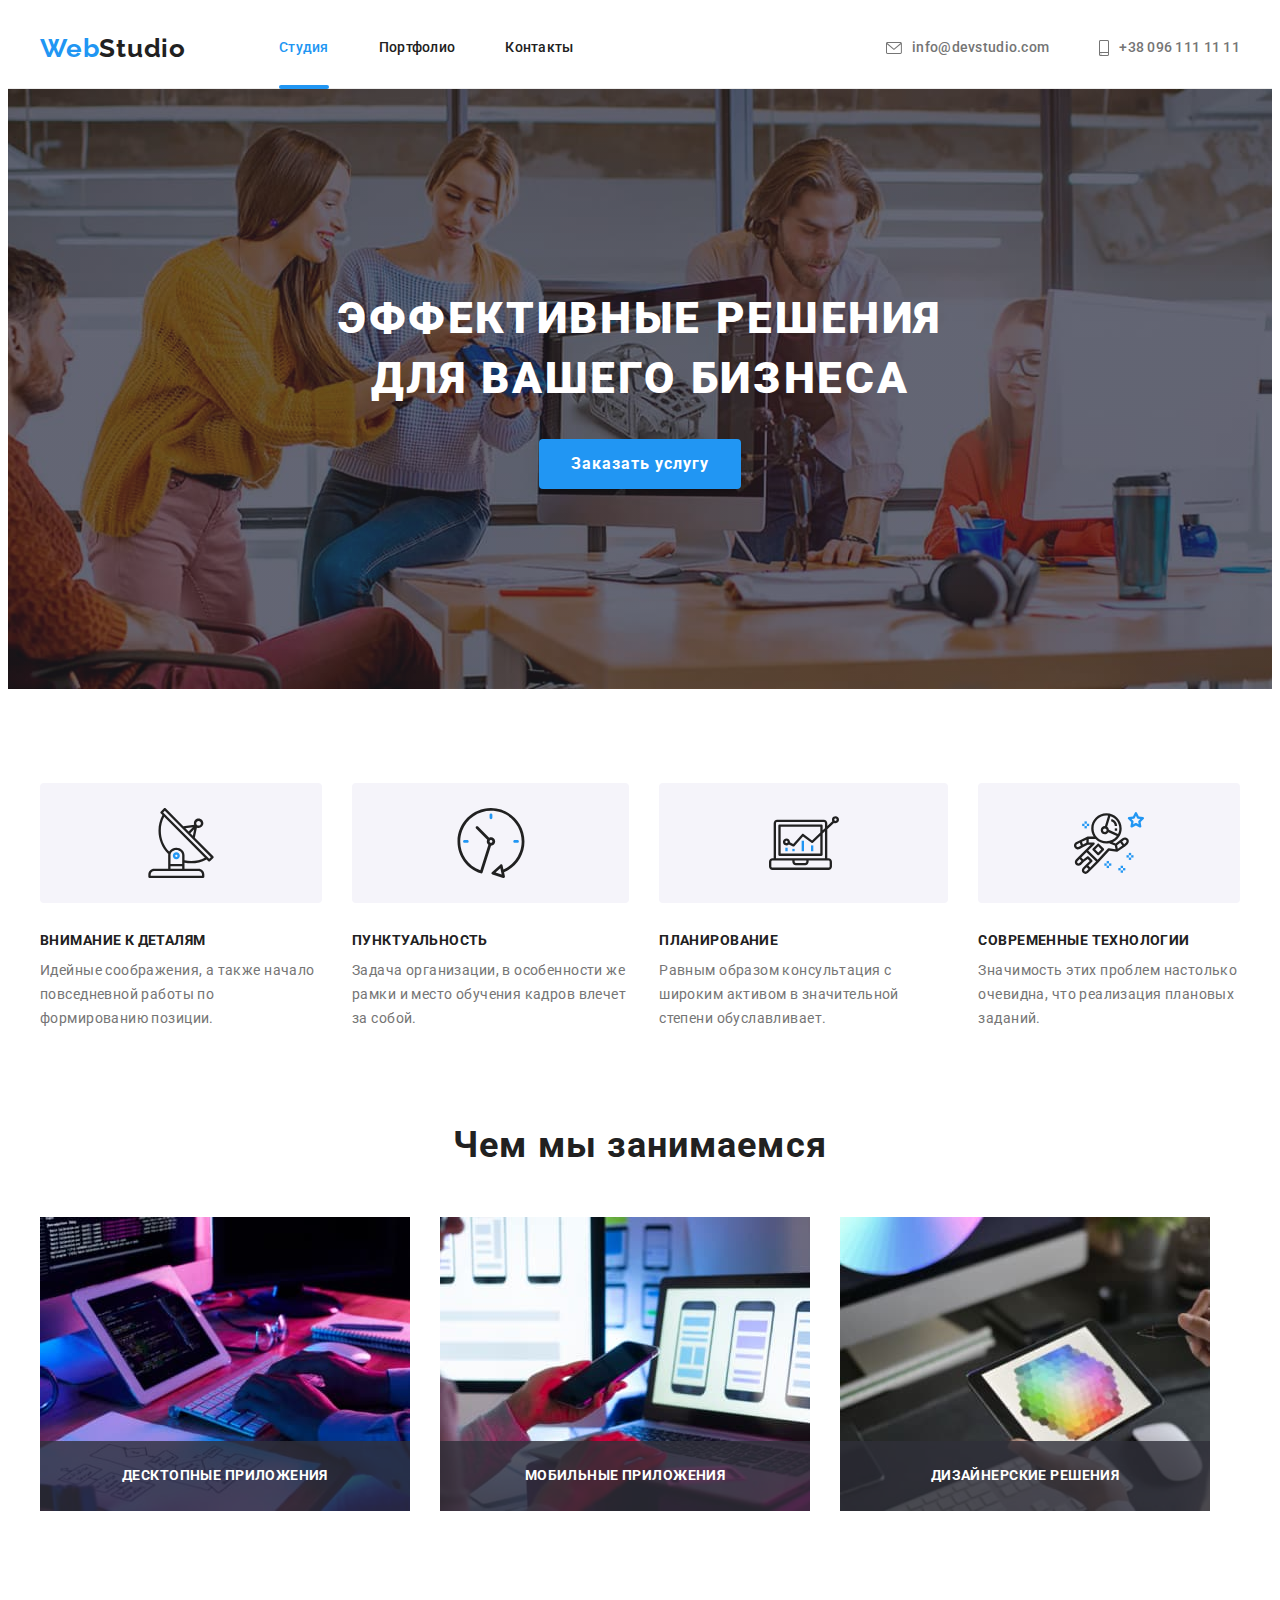
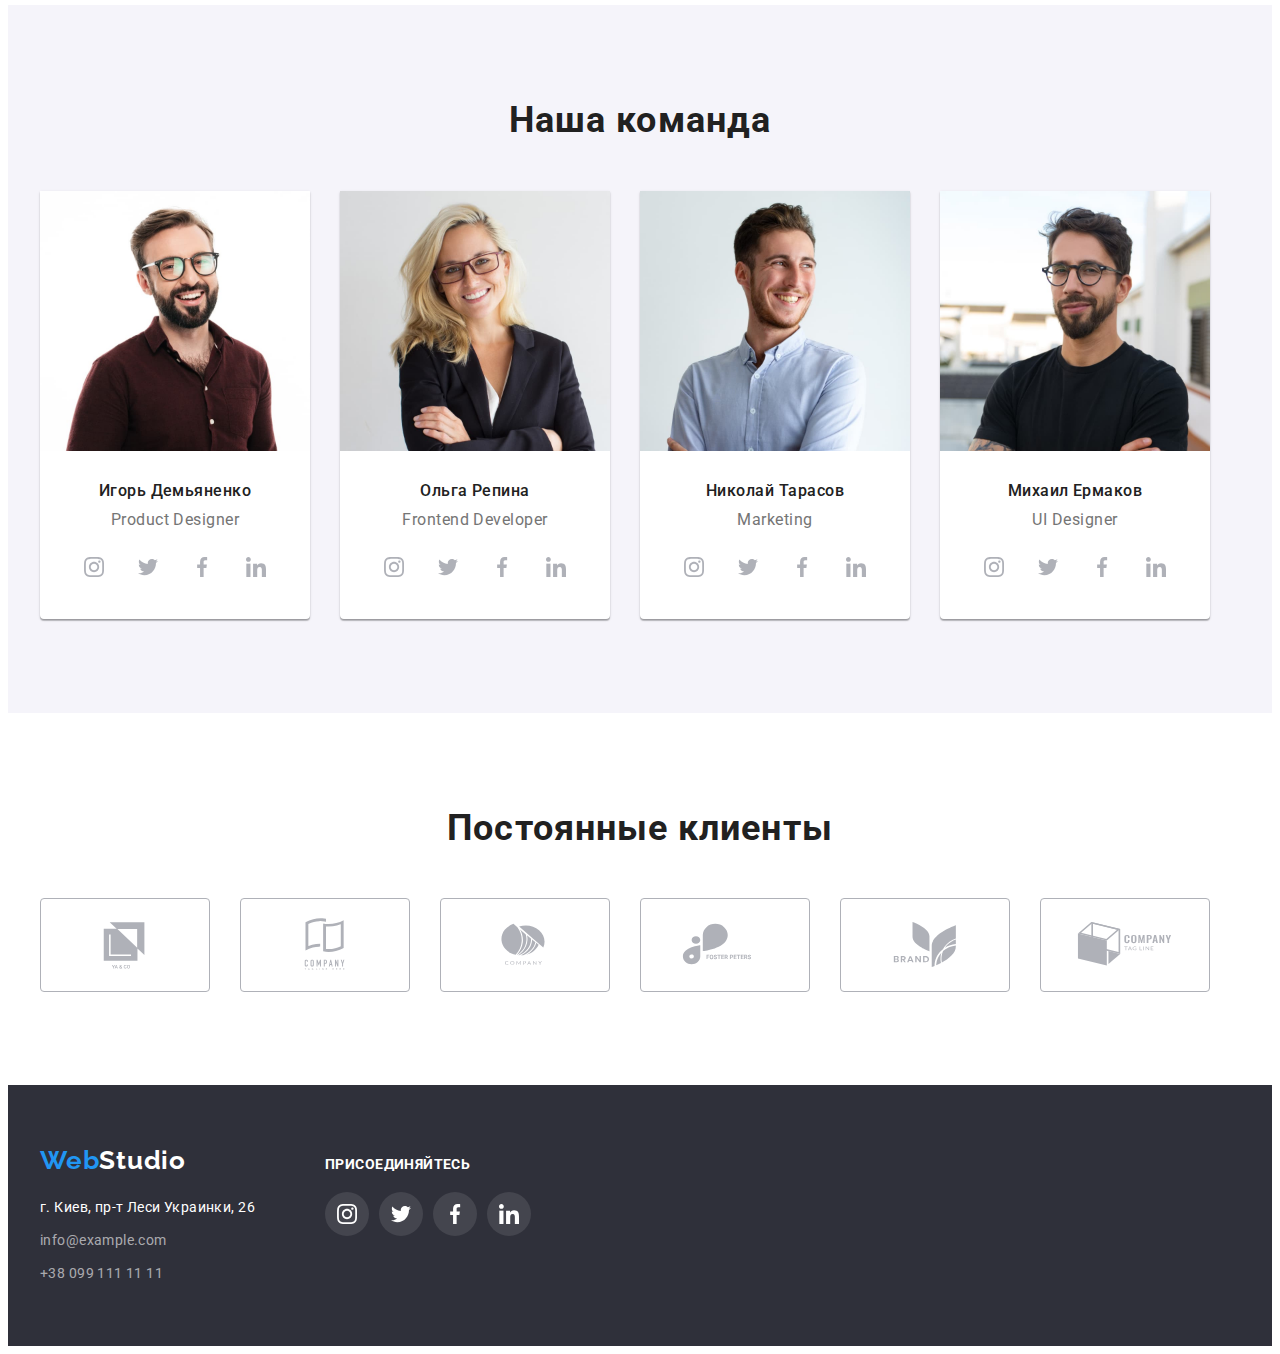
<file: index.html>
<!DOCTYPE html>
<html lang="ru">
 <head>
    <meta charset="UTF-8">
    <meta http-equiv="X-UA-Compatible" content="IE=edge">
    <meta name="viewport" content="width=device-width, initial-scale=1.0">
    <title>WebStudio</title>
    <link rel="preconnect" href="https://fonts.googleapis.com">
    <link rel="preconnect" href="https://fonts.gstatic.com" crossorigin>
    <link href="https://fonts.googleapis.com/css2?family=Raleway:wght@700&family=Roboto:wght@400;500;700;900&display=swap"
      rel="stylesheet">
    <link rel="stylesheet" href="https://cdnjs.cloudflare.com/ajax/libs/modern-normalize/1.1.0/modern-normalize.min.css" integrity="sha512-wpPYUAdjBVSE4KJnH1VR1HeZfpl1ub8YT/NKx4PuQ5NmX2tKuGu6U/JRp5y+Y8XG2tV+wKQpNHVUX03MfMFn9Q==" crossorigin="anonymous" referrerpolicy="no-referrer" />
    <link rel="stylesheet" href="./css/styles.css">
 </head>
 <body>
 <!--header-->
  <header class="header">
    <div class="header-container container">
      <a class="header-logo logo link" lang="en" href="./index.html" target="_self"><span
          class="logo-first-part">Web</span>Studio</a>
      <nav class="nav">
        <ul class="nav-list list">
          <li class="nav-list-items"><a class="nav-list-links link active" href="./index.html">Студия</a></li>
          <li class="nav-list-items"><a class="nav-list-links link" href="./portfolio.html" target="_self">Портфолио</a></li>
          <li class="nav-list-items"><a class="nav-list-links link" href="">Контакты</a></li>
            </ul>
      </nav>
      <ul class="social-list list">
        <li class="social-list-items header-phone">
          <a class="social-list-links link" href="mailto:info@devstudio.com"
            title="Send email">
            <svg class="icon-mail" width="16" height="12">
              <use href="./images/symbol-defs.svg#icon-envelope"></use>
            </svg>
            info@devstudio.com</a></li>
        <li class="social-list-items">
          <a class="social-list-links link" href="tel:+380961111111" title="Call">
            <svg class="icon-smartphone" width="10" height="16">
              <use href="./images/symbol-defs.svg#icon-smartphone"></use>
            </svg>
            +38 096 111 11
            11</a></li>
      </ul>
    </div>
  </header>
  <!--main-->
  <main class="main-studio">
    <!--hero-->
    <section class="hero">
      <div class=" container">
        <h1 class="hero-title">Эффективные решения для вашего бизнеса</h1>
        <button class="hero-btn" type="button" data-modal-open>Заказать услугу</button>
      </div>
    </section>
   <!--skils-->
   <section class="section">
     <div class="container ">
      <h2 class="skils-title">Наши преимущества</h2>
      <ul class="skils-list list">
        <li class="skils-list-items">
          <div class="icon-skils-container">
            <svg class="icon-skils" width="70" height="70">
              <use href="./images/symbol-defs.svg#icon-antenna-1"></use>
            </svg>
          </div>
          <h3 class="skils-list-title">Внимание к деталям</h3>
          <p class="skils-list-text">Идейные соображения, а также начало повседневной работы по формированию позиции.</p>
        </li>
        <li class="skils-list-items">
          <div class="icon-skils-container">
            <svg class="icon-skils" width="70" height="70">
              <use href="./images/symbol-defs.svg#icon-clock-1"></use>
            </svg>
          </div>
          <h3 class="skils-list-title">Пунктуальность</h3>
          <p class="skils-list-text">Задача организации, в особенности же рамки и место обучения кадров влечет за собой.</p>
        </li>
        <li class="skils-list-items">
          <div class="icon-skils-container">
            <svg class="icon-skils" width="70" height="70">
              <use href="./images/symbol-defs.svg#icon-diagram-1"></use>
            </svg>
          </div>
          <h3 class="skils-list-title">Планирование</h3>
          <p class="skils-list-text">Равным образом консультация с широким активом в значительной степени обуславливает.</p>
        </li>
        <li class="skils-list-items">
          <div class="icon-skils-container">
            <svg class="icon-skils" width="70" height="70">
              <use href="./images/symbol-defs.svg#icon-astronaut-1"></use>
            </svg>
          </div>
          <h3 class="skils-list-title">Современные технологии</h3>
          <p class="skils-list-text">Значимость этих проблем настолько очевидна, что реализация плановых заданий.</p>
        </li>
      </ul>
     </div>
   </section>
   <!--activity-->
   <section class="activity section">
     <div class="container">
      <h2 class="activity-title">Чем мы занимаемся</h2>
      <ul class="activity-list list">
        <li class="activity-list-items"><img src="./images/img.jpg" alt="koding work" width="370" height="294"><div class="activity-list-items-block"><P class="activity-list-items-text">Десктопные приложения</P></div></li>
        <li class="activity-list-items"><img src="./images/img2.jpg" alt="developing aplication" width="370" height="294"><div class="activity-list-items-block"><p class="activity-list-items-text">Мобильные приложения</p></div>
        </li>
        <li class="activity-list-items"><img src="./images/img3.jpg" alt="design work" width="370" height="294"><div class="activity-list-items-block"><p class="activity-list-items-text">Дизайнерские решения</p></div></li>
      </ul>
     </div>
   </section>
   <!--team-->
   <section class="team section">
     <div class="container">
      <h2 class="team-title">Наша команда</h2>
      <ul class="team-list list">
        <li class="team-list-items"><img class="team-img" src="./images/img4.jpg" alt="personal photo" width="270" height="260">
          <div class="team-items-text">
            <h3 class="team-names">Игорь Демьяненко</h3>
            <p class="team-profession" lang="en">Product Designer</p>
            <ul class="team-social-list list">
              <li class="team-social-list-items">
                <a href="" class="team-social-list-link link">
                  <svg class="team-social-list-icons" width="20" height="20">
                    <use href="./images/symbol-defs.svg#icon-instagram-1"></use>
                  </svg>
                </a>
              </li>
              <li class="team-social-list-items">
                <a href="" class="team-social-list-link link">
                  <svg class="team-social-list-icons" width="20" height="20">
                    <use href="./images/symbol-defs.svg#icon-twitter-1"></use>
                  </svg>
                </a>
              </li>
              <li class="team-social-list-items">
                <a href="" class="team-social-list-link link">
                  <svg class="team-social-list-icons" width="20" height="20">
                    <use href="./images/symbol-defs.svg#icon-facebook-1"></use>
                  </svg>
                </a>
              </li>
              <li class="team-social-list-items">
                <a href="" class="team-social-list-link link">
                  <svg class="team-social-list-icons" width="20" height="20">
                    <use href="./images/symbol-defs.svg#icon-linkedin-1"></use>
                  </svg>
                </a>
              </li>
            </ul>
          </div>
        </li>
        <li class="team-list-items"><img class="team-img" src="./images/img5.jpg" alt="personal photo" width="270" height="260">
          <div class="team-items-text">
            <h3 class="team-names">Ольга Репина</h3>
            <p class="team-profession" lang="en">Frontend Developer</p>
            <ul class="team-social-list list">
              <li class="team-social-list-items">
                <a href="" class="team-social-list-link link">
                  <svg class="team-social-list-icons" width="20" height="20">
                    <use href="./images/symbol-defs.svg#icon-instagram-1"></use>
                  </svg>
                </a>
              </li>
              <li class="team-social-list-items">
                <a href="" class="team-social-list-link link">
                  <svg class="team-social-list-icons" width="20" height="20">
                    <use href="./images/symbol-defs.svg#icon-twitter-1"></use>
                  </svg>
                </a>
              </li>
              <li class="team-social-list-items">
                <a href="" class="team-social-list-link link">
                  <svg class="team-social-list-icons" width="20" height="20">
                    <use href="./images/symbol-defs.svg#icon-facebook-1"></use>
                  </svg>
                </a>
              </li>
              <li class="team-social-list-items">
                <a href="" class="team-social-list-link link">
                  <svg class="team-social-list-icons" width="20" height="20">
                    <use href="./images/symbol-defs.svg#icon-linkedin-1"></use>
                  </svg>
                </a>
              </li>
            </ul>
          </div>
        </li>
        <li class="team-list-items"><img class="team-img" src="./images/img6.jpg" alt="personal photo" width="270" height="260">
          <div class="team-items-text">
            <h3 class="team-names">Николай Тарасов</h3>
            <p class="team-profession" lang="en">Marketing</p>
            <ul class="team-social-list list">
              <li class="team-social-list-items">
                <a href="" class="team-social-list-link link">
                  <svg class="team-social-list-icons" width="20" height="20">
                    <use href="./images/symbol-defs.svg#icon-instagram-1"></use>
                  </svg>
                </a>
              </li>
              <li class="team-social-list-items">
                <a href="" class="team-social-list-link link">
                  <svg class="team-social-list-icons" width="20" height="20">
                    <use href="./images/symbol-defs.svg#icon-twitter-1"></use>
                  </svg>
                </a>
              </li>
              <li class="team-social-list-items">
                <a href="" class="team-social-list-link link">
                  <svg class="team-social-list-icons" width="20" height="20">
                    <use href="./images/symbol-defs.svg#icon-facebook-1"></use>
                  </svg>
                </a>
              </li>
              <li class="team-social-list-items">
                <a href="" class="team-social-list-link link">
                  <svg class="team-social-list-icons" width="20" height="20">
                    <use href="./images/symbol-defs.svg#icon-linkedin-1"></use>
                  </svg>
                </a>
              </li>
            </ul>
          </div>
        </li>
        <li class="team-list-items"><img class="team-img" src="./images/img7.jpg" alt="personal photo" width="270" height="260">
          <div class="team-items-text">
            <h3 class="team-names">Михаил Ермаков</h3>
            <p class="team-profession" lang="en">UI Designer</p>
            <ul class="team-social-list list">
              <li class="team-social-list-items">
                <a href="" class="team-social-list-link link">
                  <svg class="team-social-list-icons" width="20" height="20">
                    <use href="./images/symbol-defs.svg#icon-instagram-1"></use>
                  </svg>
                </a>
              </li>
              <li class="team-social-list-items">
                <a href="" class="team-social-list-link link">
                  <svg class="team-social-list-icons" width="20" height="20">
                    <use href="./images/symbol-defs.svg#icon-twitter-1"></use>
                  </svg>
                </a>
              </li>
              <li class="team-social-list-items">
                <a href="" class="team-social-list-link link">
                  <svg class="team-social-list-icons" width="20" height="20">
                    <use href="./images/symbol-defs.svg#icon-facebook-1"></use>
                  </svg>
                </a>
              </li>
              <li class="team-social-list-items">
                <a href="" class="team-social-list-link link">
                  <svg class="team-social-list-icons" width="20" height="20">
                    <use href="./images/symbol-defs.svg#icon-linkedin-1"></use>
                  </svg>
                </a>
              </li>
            </ul>
          </div>
        </li>
      </ul>
     </div>
   </section>
   <!--clients-->
   <section class="section">
     <div class="container">
      <h2 class="clients-title">Постоянные клиенты</h2>
      <ul class="clients-list list">
        <li class="clients-list-items">
          <a href="" class="clients-list-link link">
            <svg class="clients-list-icon" width="106" height="60">
              <use href="./images/symbol-defs.svg#icon-logo-1"></use>
            </svg>
          </a>
        </li>
        <li class="clients-list-items">
          <a href="" class="clients-list-link link">
            <svg class="clients-list-icon" width="106" height="60">
              <use href="./images/symbol-defs.svg#icon-logo-2"></use>
            </svg>
          </a>
        </li>
        <li class="clients-list-items">
          <a href="" class="clients-list-link link">
            <svg class="clients-list-icon" width="106" height="60">
              <use href="./images/symbol-defs.svg#icon-logo-3"></use>
            </svg>
          </a>
        </li>
        <li class="clients-list-items">
          <a href="" class="clients-list-link link">
            <svg class="clients-list-icon" width="106" height="60">
              <use href="./images/symbol-defs.svg#icon-logo-4"></use>
            </svg>
          </a>
        </li>
        <li class="clients-list-items">
          <a href="" class="clients-list-link link">
            <svg class="clients-list-icon" width="106" height="60">
              <use href="./images/symbol-defs.svg#icon-logo-5"></use>
            </svg>
          </a>
        </li>
        <li class="clients-list-items">
          <a href="" class="clients-list-link link">
            <svg class="clients-list-icon" width="106" height="60">
              <use href="./images/symbol-defs.svg#icon-logo-6"></use>
            </svg>
          </a>
        </li>
      </ul>
     </div>
   </section>
  </main>
 <!--footer-->
  <footer class="footer">
    <div class="container">
      <div class="footer-section">
        <div class="left-side">
          <a class="footer-logo logo link" lang="en" href="./index.html"><span class="logo-first-part">Web</span>Studio</a>
          <address class="address">
            <ul class="address-list list">
              <li class="address-list-items"><a class="address-list-link link" href="https://goo.gl/maps/atiyrTqtyaCwYyuk9"
                  target="_blank" title="Open in Google maps" rel="nofollow noreferrer noopener">г. Киев, пр-т Леси Украинки,
                  26</a>
              </li>
              <li class="address-list-items"><a class="email-list-link link" href="mailto:info@example.com"
                  title="Send email">info@example.com</a></li>
              <li class="address-list-items"><a class="tell-list-link link" href="tel:+380991111111" title="Call">+38 099 111 11
                  11</a></li>
            </ul>
          </address>
        </div>
        <div class="right-side">
          <p class="join-text">присоединяйтесь</p>
          <ul class="join-list list">
            <li class="join-list-items">
              <a href="" class="join-list-link link">
                <svg class="join-icon" width="20" height="20">
                  <use href="./images/symbol-defs.svg#icon-instagram-1"></use>
                </svg>
              </a>
            </li>
            <li class="join-list-items">
              <a href="" class="join-list-link link">
                <svg class="join-icon" width="20" height="20">
                  <use href="./images/symbol-defs.svg#icon-twitter-1"></use>
                </svg>
              </a>
            </li>
            <li class="join-list-items">
              <a href="" class="join-list-link link">
                <svg class="join-icon" width="20" height="20">
                  <use href="./images/symbol-defs.svg#icon-facebook-1"></use>
                </svg>
              </a>
            </li>
            <li class="join-list-items">
              <a href="" class="join-list-link link">
                <svg class="join-icon" width="20" height="20">
                  <use href="./images/symbol-defs.svg#icon-linkedin-1"></use>
                </svg>
              </a>
            </li>
          </ul>
        </div>
      </div>
    </div>
  </footer> 
  <div class="backdrop is-hidden" data-modal>
    <div class="modal">
      <button type="button" class="modal-button-close" data-modal-close>
        <svg class="close-button-icon" width="18" height="18">
          <use href="./images/symbol-defs.svg#icon-close-icon"></use>
        </svg>
      </button>
    </div>
  </div>
  <script src="./js/modal.js"></script>  
 </body> 
</html>
</file>
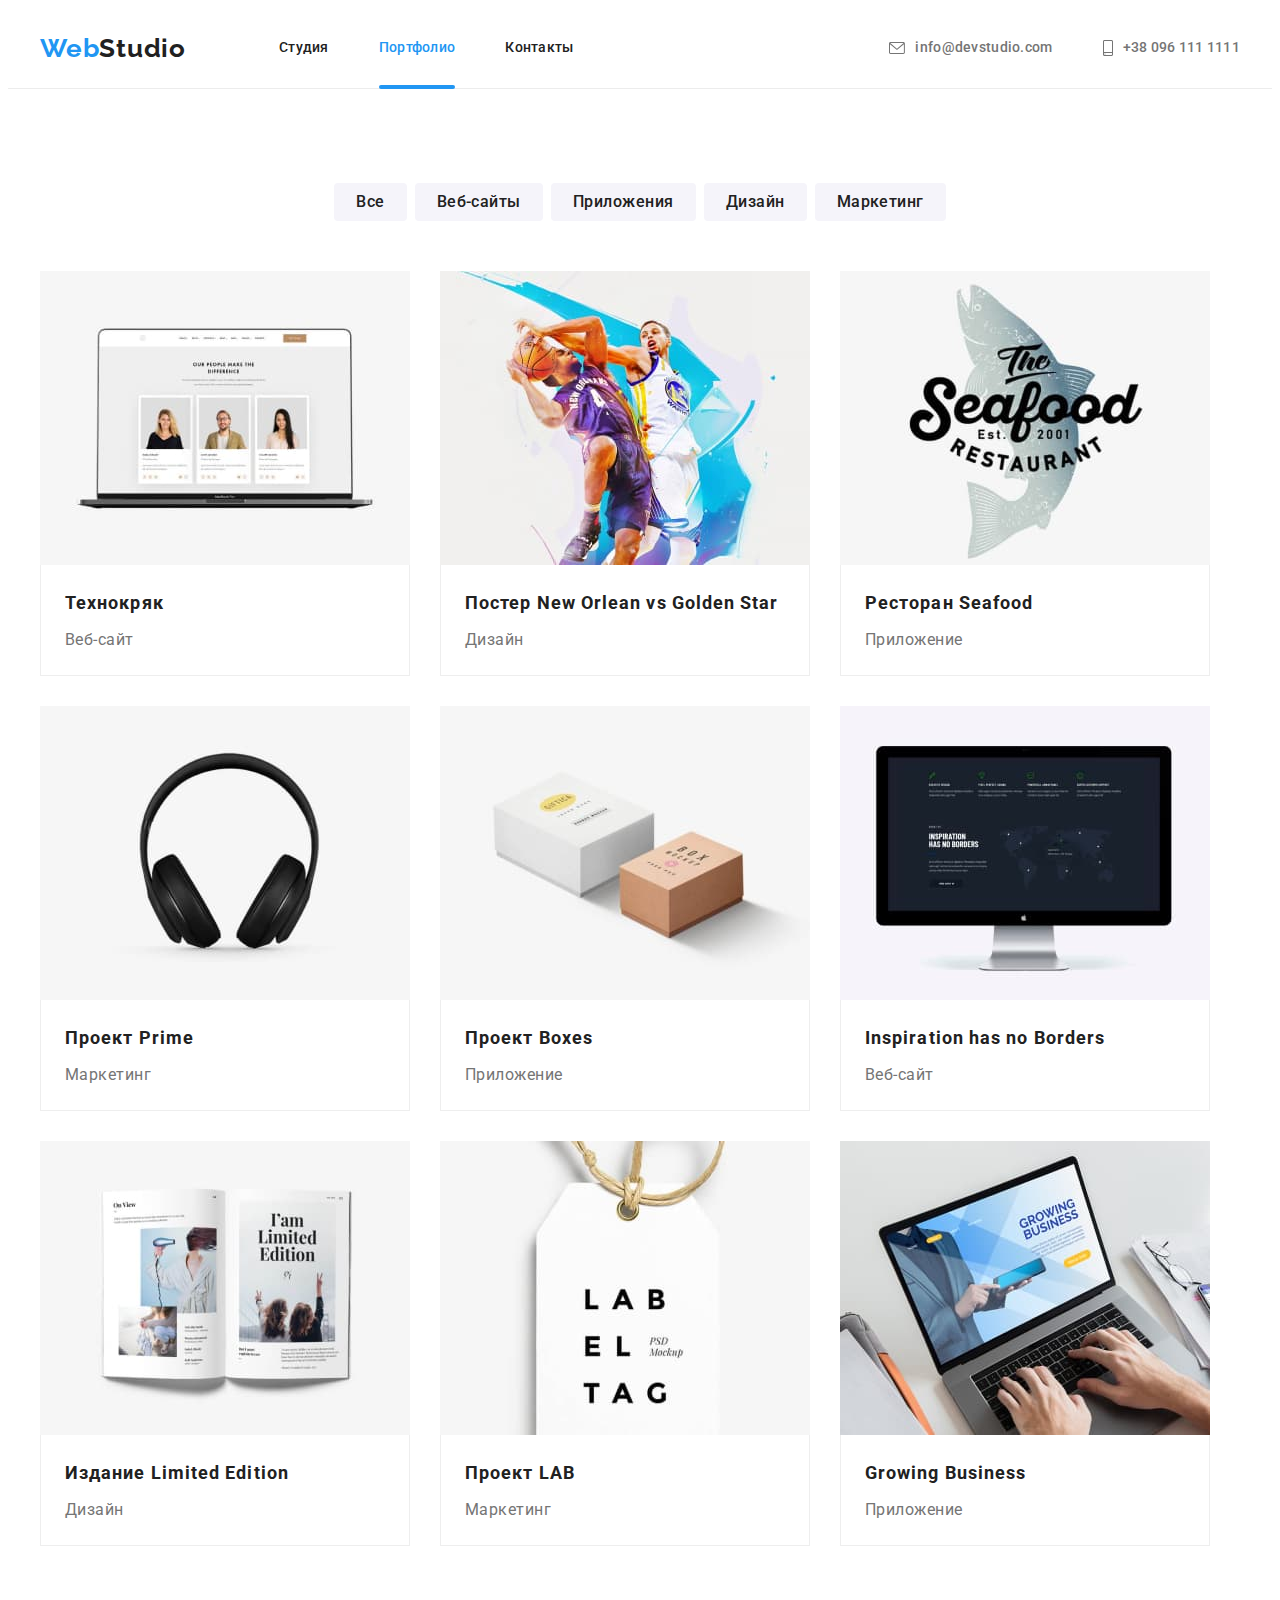
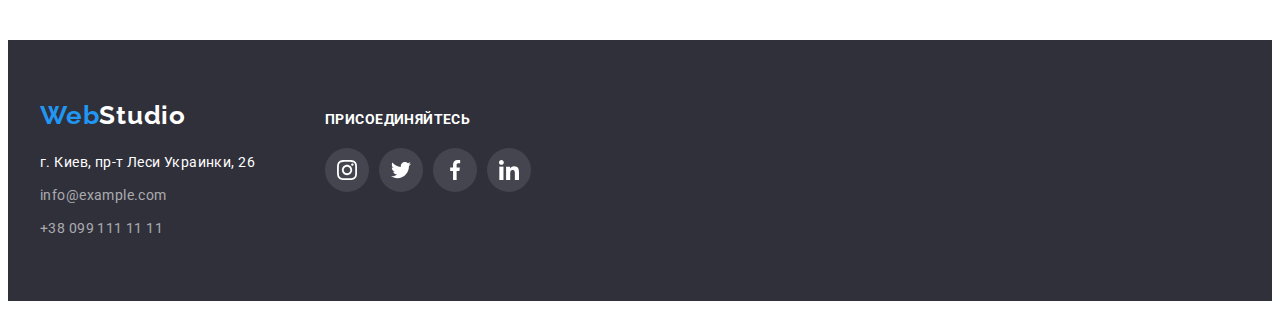
<file: portfolio.html>
<!DOCTYPE html>
<html lang="ru">
  <head>
    <meta charset="UTF-8" />
    <meta http-equiv="X-UA-Compatible" content="IE=edge" />
    <meta name="viewport" content="width=device-width, initial-scale=1.0" />
    <title>WebStudio</title>
    <link rel="preconnect" href="https://fonts.googleapis.com" />
    <link rel="preconnect" href="https://fonts.gstatic.com" crossorigin />
    <link
      href="https://fonts.googleapis.com/css2?family=Raleway:wght@700&family=Roboto:wght@400;500;700;900&display=swap"
      rel="stylesheet"
    />
    <link
      rel="stylesheet"
      href="https://cdnjs.cloudflare.com/ajax/libs/modern-normalize/1.1.0/modern-normalize.min.css"
      integrity="sha512-wpPYUAdjBVSE4KJnH1VR1HeZfpl1ub8YT/NKx4PuQ5NmX2tKuGu6U/JRp5y+Y8XG2tV+wKQpNHVUX03MfMFn9Q=="
      crossorigin="anonymous"
      referrerpolicy="no-referrer"
    />
    <link rel="stylesheet" href="./css/styles.css" />
  </head>
  <body>
    <!--header-->
    <header class="header">
      <div class="header-container container">
        <a class="header-logo logo link" lang="en" href="./index.html" target="_self"
          ><span class="logo-first-part">Web</span>Studio</a
        >
        <nav class="nav">
          <ul class="nav-list list">
            <li class="nav-list-items">
              <a class="nav-list-links link" href="./index.html">Студия</a>
            </li>
            <li class="nav-list-items">
              <a class="nav-list-links link active" href="./portfolio.html" target="_self"
                >Портфолио</a
              >
            </li>
            <li class="nav-list-items"><a class="nav-list-links link" href="">Контакты</a></li>
          </ul>
        </nav>
        <ul class="social-list list">
          <li class="social-list-items header-phone">
            <a class="social-list-links link" href="mailto:info@devstudio.com" title="Send email">
              <svg class="icon-mail" width="16" height="12">
                <use href="./images/symbol-defs.svg#icon-envelope"></use>
              </svg>
              info@devstudio.com</a
            >
          </li>
          <li class="social-list-items">
            <a class="social-list-links link" href="tel:+380961111111" title="Call">
              <svg class="icon-smartphone" width="10" height="16">
                <use href="./images/symbol-defs.svg#icon-smartphone"></use>
              </svg>
              +38 096 111 1111</a
            >
          </li>
        </ul>
      </div>
    </header>
    <!--main_portfolio-->
    <main class="main-portfolio">
      <section class="section">
        <div class="container">
          <h1 class="work-title">Наши роботы</h1>
          <ul class="work-nav-list list">
            <li class="work-nav-list-items">
              <button class="work-nav-btn" type="button">Все</button>
            </li>
            <li class="work-nav-list-items">
              <button class="work-nav-btn" type="button">Веб-сайты</button>
            </li>
            <li class="work-nav-list-items">
              <button class="work-nav-btn" type="button">Приложения</button>
            </li>
            <li class="work-nav-list-items">
              <button class="work-nav-btn" type="button">Дизайн</button>
            </li>
            <li class="work-nav-list-items">
              <button class="work-nav-btn" type="button">Маркетинг</button>
            </li>
          </ul>
          <ul class="cards-list list">
            <li class="cards-list-items">
              <a href="" class="cards-list-link link">
                <div class="cards-list-img-wrapper">
                  <img src="./images/img_portfolio_1.jpg" alt="open laptop" />
                  <p class="cards-list-overlay">
                    Ресурс предлагает комплексные предложения с разным уровнем функционала и
                    сервисов. Все это позволит посетителю получить исчерпывающие сведения о компании
                    или частном лице.
                  </p>
                </div>
                <div class="cards-list-text">
                  <h2 class="cards-title">Технокряк</h2>
                  <p class="cards-text">Веб-сайт</p>
                </div>
              </a>
            </li>
            <li class="cards-list-items">
              <a href="" class="cards-list-link link">
                <div class="cards-list-img-wrapper">
                  <img src="./images/img_portfolio_2.jpg" alt="basketball players" />
                  <p class="cards-list-overlay">
                    Ресурс предлагает комплексные предложения с разным уровнем функционала и
                    сервисов. Все это позволит посетителю получить исчерпывающие сведения о компании
                    или частном лице.
                  </p>
                </div>
                <div class="cards-list-text">
                  <h2 class="cards-title">Постер New Orlean vs Golden Star</h2>
                  <p class="cards-text">Дизайн</p>
                </div>
              </a>
            </li>
            <li class="cards-list-items">
              <a href="" class="cards-list-link link">
                <div class="cards-list-img-wrapper">
                  <img src="./images/img_portfolio_3.jpg" alt="logotype Seafood" />
                  <p class="cards-list-overlay">
                    Ресурс предлагает комплексные предложения с разным уровнем функционала и
                    сервисов. Все это позволит посетителю получить исчерпывающие сведения о компании
                    или частном лице.
                  </p>
                </div>
                <div class="cards-list-text">
                  <h2 class="cards-title">Ресторан Seafood</h2>
                  <p class="cards-text">Приложение</p>
                </div></a
              >
            </li>
            <li class="cards-list-items">
              <a href="" class="cards-list-link link">
                <div class="cards-list-img-wrapper">
                  <img src="./images/img_portfolio_4.jpg" alt="headphone" />
                  <p class="cards-list-overlay">
                    Ресурс предлагает комплексные предложения с разным уровнем функционала и
                    сервисов. Все это позволит посетителю получить исчерпывающие сведения о компании
                    или частном лице.
                  </p>
                </div>
                <div class="cards-list-text">
                  <h2 class="cards-title">Проект Prime</h2>
                  <p class="cards-text">Маркетинг</p>
                </div>
              </a>
            </li>
            <li class="cards-list-items">
              <a href="" class="cards-list-link link">
                <div class="cards-list-img-wrapper">
                  <img src="./images/img_portfolio_5.jpg" alt="boxes" />
                  <p class="cards-list-overlay">
                    Ресурс предлагает комплексные предложения с разным уровнем функционала и
                    сервисов. Все это позволит посетителю получить исчерпывающие сведения о компании
                    или частном лице.
                  </p>
                </div>
                <div class="cards-list-text">
                  <h2 class="cards-title">Проект Boxes</h2>
                  <p class="cards-text">Приложение</p>
                </div>
              </a>
            </li>
            <li class="cards-list-items">
              <a href="" class="cards-list-link link">
                <div class="cards-list-img-wrapper">
                  <img src="./images/img_portfolio_6.jpg" alt="IMac display" />
                  <p class="cards-list-overlay">
                    Ресурс предлагает комплексные предложения с разным уровнем функционала и
                    сервисов. Все это позволит посетителю получить исчерпывающие сведения о компании
                    или частном лице.
                  </p>
                </div>
                <div class="cards-list-text">
                  <h2 class="cards-title">Inspiration has no Borders</h2>
                  <p class="cards-text">Веб-сайт</p>
                </div>
              </a>
            </li>
            <li class="cards-list-items">
              <a class="cards-list-link link" href="">
                <div class="cards-list-img-wrapper">
                  <img src="./images/img_portfolio_7.jpg" alt="open book" />
                  <p class="cards-list-overlay">
                    Ресурс предлагает комплексные предложения с разным уровнем функционала и
                    сервисов. Все это позволит посетителю получить исчерпывающие сведения о компании
                    или частном лице.
                  </p>
                </div>
                <div class="cards-list-text">
                  <h2 class="cards-title">Издание Limited Edition</h2>
                  <p class="cards-text">Дизайн</p>
                </div>
              </a>
            </li>
            <li class="cards-list-items">
              <a class="cards-list-link link" href="">
                <div class="cards-list-img-wrapper">
                  <img src="./images/img_portfolio_8.jpg" alt="label" />
                  <p class="cards-list-overlay">
                    Ресурс предлагает комплексные предложения с разным уровнем функционала и
                    сервисов. Все это позволит посетителю получить исчерпывающие сведения о компании
                    или частном лице.
                  </p>
                </div>
                <div class="cards-list-text">
                  <h2 class="cards-title">Проект LAB</h2>
                  <p class="cards-text">Маркетинг</p>
                </div>
              </a>
            </li>
            <li class="cards-list-items">
              <a class="cards-list-link link" href="">
                <div class="cards-list-img-wrapper">
                  <img src="./images/img_portfolio_9.jpg" alt="working on laptop " />
                  <p class="cards-list-overlay">
                    Ресурс предлагает комплексные предложения с разным уровнем функционала и
                    сервисов. Все это позволит посетителю получить исчерпывающие сведения о компании
                    или частном лице.
                  </p>
                </div>
                <div class="cards-list-text">
                  <h2 class="cards-title">Growing Business</h2>
                  <p class="cards-text">Приложение</p>
                </div>
              </a>
            </li>
          </ul>
        </div>
      </section>
    </main>
    <!--footer-->
    <footer class="footer">
      <div class="container">
        <div class="footer-section">
          <div class="left-side">
            <a class="footer-logo logo link" lang="en" href="./index.html"
              ><span class="logo-first-part">Web</span>Studio</a
            >
            <address class="address">
              <ul class="address-list list">
                <li class="address-list-items">
                  <a
                    class="address-list-link link"
                    href="https://goo.gl/maps/atiyrTqtyaCwYyuk9"
                    target="_blank"
                    title="Open in Google maps"
                    rel="nofollow noreferrer noopener"
                    >г. Киев, пр-т Леси Украинки, 26</a
                  >
                </li>
                <li class="address-list-items">
                  <a class="email-list-link link" href="mailto:info@example.com" title="Send email"
                    >info@example.com</a
                  >
                </li>
                <li class="address-list-items">
                  <a class="tell-list-link link" href="tel:+380991111111" title="Call"
                    >+38 099 111 11 11</a
                  >
                </li>
              </ul>
            </address>
          </div>
          <div class="right-side">
            <p class="join-text">присоединяйтесь</p>
            <ul class="join-list list">
              <li class="join-list-items">
                <a href="" class="join-list-link link">
                  <svg class="join-icon" width="20" height="20">
                    <use href="./images/symbol-defs.svg#icon-instagram-1"></use>
                  </svg>
                </a>
              </li>
              <li class="join-list-items">
                <a href="" class="join-list-link link">
                  <svg class="join-icon" width="20" height="20">
                    <use href="./images/symbol-defs.svg#icon-twitter-1"></use>
                  </svg>
                </a>
              </li>
              <li class="join-list-items">
                <a href="" class="join-list-link link">
                  <svg class="join-icon" width="20" height="20">
                    <use href="./images/symbol-defs.svg#icon-facebook-1"></use>
                  </svg>
                </a>
              </li>
              <li class="join-list-items">
                <a href="" class="join-list-link link">
                  <svg class="join-icon" width="20" height="20">
                    <use href="./images/symbol-defs.svg#icon-linkedin-1"></use>
                  </svg>
                </a>
              </li>
            </ul>
          </div>
        </div>
      </div>
    </footer>
  </body>
</html>
</file>
<file: css/styles.css>
:root {
    --primary-font-family: 'Roboto', sans-serif;
    --secondary-font-family: 'Raleway', sans-serif;
    --primary-text-color: #212121;
    --secondary-text-color: #757575;
    --thirdty-text-color: #ffffff;
    --accent-color: #2196F3;
    --footer-background-color: #2F303A;
    --primary-background-color: #ffffff;
    --secondary-background-color: #F5F4FA;
}
h1, h2, h3, p {
    margin-top: 0;
    margin-bottom: 0;
}
ul, ol {
    margin-top: 0;
    margin-bottom: 0;
    padding-left: 0;    
}
img {
    display: block;
    max-width: 100%;
    height: auto;
}
.list {
    list-style: none;
}
.link {
    text-decoration: none;
    font-family: inherit;
}
body {
    font-family: var(--primary-font-family);
    color: var(--primary-text-color);
}
.container{
    margin-left: auto;
    margin-right: auto;
    width: 1200px;
    padding-left: 15px;
    padding-right: 15px;
}
.section{
    padding-top: 94px;
    padding-bottom: 94px;
}
/*=========================COMPONENTS=========================*/
.nav-list-links,
.social-list-links {
    font-family: var(--primary-font-family);
    font-weight: 500;
    font-size: 14px;
    line-height: 1.14;
    letter-spacing: 0.02em;
}
.nav-list-links:hover,
.nav-list-links:focus,
.social-list-links:hover,
.social-list-links:focus,
.email-list-link:hover,
.email-list-link:focus,
.tell-list-link:hover,
.tell-list-link:focus,
.address-list-link:hover,
.address-list-link:focus{
    color: var(--accent-color);
}
.logo {
    font-family: var(--secondary-font-family);
    font-weight: 700;
    font-size: 26px;
    line-height: 1.19;
    letter-spacing: 0.03em;
}
.logo-first-part {
    color: var(--accent-color);
}
.skils-title,
.work-title {
    position: absolute;
    width: 1px;
    height: 1px;
    margin: -1px;
    border: 0;
    padding: 0;
    white-space: nowrap;
    clip-path: inset(100%);
    clip: rect(0 0 0 0);
    overflow: hidden;
}
.address {
    font-style: normal;
}
.email-list-link,
.tell-list-link,
.address-list-link,
.skils-list-text{
    font-size: 14px;
    line-height: 1.71;
    letter-spacing: 0.03em;
}
.team-title,
.activity-title,
.clients-title {
    font-weight: 700;
    font-size: 36px;
    line-height: 1.17;
    text-align: center;
    letter-spacing: 0.03em;
    color: var(--primary-text-color);
}
/*=========================/COMPONENTS=========================*/
/*=========================HEADER=========================*/
.nav-list-links {
    color: var(--primary-text-color);
    padding-top: 32px;
    padding-bottom: 32px;
    transition: color 250ms cubic-bezier(0.4, 0, 0.2, 1);
}
.active {
    color: var(--accent-color);
    position: relative;
    transition: color 250ms cubic-bezier(0.4, 0, 0.2, 1);
}
.active::after {
    content: "";
    display: block;
    position: absolute;
    background-color: #2196F3;
    border-radius: 2px;
    height: 4px;
    width: 100%;
    bottom: -1px;
    left: 0;
    transition: backdround-color 250ms cubic-bezier(0.4, 0, 0.2, 1);
}
.social-list-links {
    color: var(--secondary-text-color);
    transition: color 250ms cubic-bezier(0.4, 0, 0.2, 1);
}
.header {
    background-color: var(--primary-background-color);
    border-bottom: 1px solid #ECECEC;
}
.header-logo {
    color: var(--primary-text-color);
    margin-right: 93px;
}
.nav-list-items:not(:last-child) {
    margin-right: 50px;
}
.header-container{
    display: flex;
    align-items: center;
}
.nav-list {
    display: flex;
    align-items: center;
}
.social-list {
    display: flex;
    margin-left: auto;
    align-items: center;
}
.header-phone {
    margin-right: 50px;
}
.nav-list-items {
    display: flex;
}
.social-list-links {
    display: flex;
    align-items: center;
}
.icon-smartphone,
.icon-mail {
    margin-right: 10px;
    fill: rgba(117, 117, 117, 1);
    transition: fill 250ms cubic-bezier(0.4, 0, 0.2, 1);
}
.social-list-links:hover .icon-smartphone,
.social-list-links:focus .icon-smartphone,
.social-list-links:hover .icon-mail,
.social-list-links:focus .icon-mail {
    fill: var(--accent-color);
}
/*=========================/HEADER=========================*/
/*=========================HERO=========================*/
.hero {
    padding-top: 200px;
    padding-bottom: 200px;
    text-align: center;
    max-width: 1600px;
    margin-left: auto;
    margin-right: auto;
    background-image: linear-gradient(rgba(47, 48, 58, 0.4), rgba(47, 48, 58, 0.4)), url(../images/hero_bgimg.jpg);
    background-size: cover;
    background-repeat: no-repeat;
    background-position: center;
    background-color: rgba(196, 196, 196, 1);
}
.hero-title {
    font-weight: 900;
    font-size: 44px;
    line-height: 1.36;
    text-align: center;
    letter-spacing: 0.06em;
    text-transform: uppercase;
    color: var(--thirdty-text-color);
    width: 696px;
    margin-bottom: 30px;
    margin-left: auto;
    margin-right: auto;
}
.hero-btn {
    font-family: inherit;
    font-weight: 700;
    font-size: 16px;
    line-height: 1.88;
    letter-spacing: 0.06em;
    color: var(--thirdty-text-color);
    background-color:  #2196F3;
    cursor: pointer;
    min-width: 200px;
    padding: 10px 32px;
    border-radius: 4px;
    box-shadow: 0px 4px 4px rgba(0, 0, 0, 0.15);
    border-width: 0;
    transition: color 250ms cubic-bezier(0.4, 0, 0.2, 1);
}
.hero-btn:hover,
.hero-btn:focus {
    background-color: #188CE8;
}
.hero-container {
    display: flex;
    flex-direction: column;
    align-items: center;

}
/*=========================/HERO=========================*/
/*=========================SKILS=========================*/

.skils-list-title {
    font-weight: 700;
    font-size: 14px;
    line-height: 1.14;
    letter-spacing: 0.03em;
    text-transform: uppercase;
    color: var(--primary-text-color);
    margin-bottom: 10px;
}
.skils-list-text {
    color: var(--secondary-text-color);
}
.skils-list {
    display: flex;
    justify-content: center;
}
.skils-list-items:not(:last-child) {
    margin-right:30px;
}
.skils-list-items {
    flex-basis: calc((100%-120)/4);
}
.icon-skils-container {
    margin-bottom: 30px;
    display: flex;
    text-align: center;
    justify-content: center;
    padding-top: 25px;
    padding-bottom: 25px;
    background-color: rgba(245, 244, 250, 1);
    border-radius: 4px;
}
/*=========================/SKILS=========================*/
/*=========================ACTIVITY=========================*/
.activity-title {
    margin-bottom: 50px;
}
.activity-list {
    display: flex;
}
.activity-list-items:not(:last-child) {
    margin-right: 30px;
}
.activity-list-items {
    flex-basis: calc((100%-90)/3);
    position: relative;
}
.activity {
    padding-top: 0;
}
.activity-list-items-block {
    color: var(--thirdty-text-color);
    display: flex;
    justify-content: center;
    align-items: center;
    height: 70px;
    background-color: rgba(47, 48, 58, 0.8);
    position: absolute;
    width: 100%;
    bottom: 0;
}
.activity-list-items-text {
    font-family: 'Roboto';
    font-weight: 700;
    font-size: 14px;
    line-height: 1.14;
    text-align: center;
    letter-spacing: 0.03em;
    text-transform: uppercase;
}
/*=========================/ACTIVITY=========================*/
/*=========================TEAM=========================*/
.team {
    background-color: var(--secondary-background-color);
}
.team-list-items {
    background: var(--primary-background-color);
    box-shadow: 0px 1px 3px rgba(0, 0, 0, 0.12), 0px 1px 1px rgba(0, 0, 0, 0.14), 0px 2px 1px rgba(0, 0, 0, 0.2);
    border-radius: 0px 0px 4px 4px;
    flex-basis: calc((100%-120)/4);
}
.team-names {
    font-weight: 500;
    font-size: 16px;
    line-height: 1.19;
    text-align: center;
    letter-spacing: 0.03em;
    color: var(--primary-text-color);
    margin-bottom: 10px;
}
.team-profession {
    font-size: 16px;
    line-height: 1.19;
    text-align: center;
    letter-spacing: 0.03em;  
    color: var(--secondary-text-color);
    margin-bottom: 16px;
}
.team-title {
    margin-bottom: 50px;
}
.team-list {
    display: flex;
}
.team-list-items:not(:last-child) {
    margin-right: 30px;
}
.team-items-text {
    padding-top: 30px;
    padding-bottom: 30px;
}
.team-social-list {
    display: flex;
    justify-content: center;
}
.team-social-list-items:not(:last-child){
    margin-right: 10px;
}
.team-social-list-items {
    display: flex;       
}
.team-social-list-icons {
    transition: fill 250ms cubic-bezier(0.4, 0, 0.2, 1) ;
}
.team-social-list-link {
    display: flex;
    justify-content: center;
    align-items: center;
    border-radius: 50%;
    width: 44px;
    height: 44px;
    transition: background-color 250ms cubic-bezier(0.4, 0, 0.2, 1); 
}
.team-social-list-icons{
    fill: rgba(175, 177, 184, 1);
}
.team-social-list-link:hover .team-social-list-icons,
.team-social-list-link:focus .team-social-list-icons {
    fill: var(--thirdty-text-color);
}
.team-social-list-link:hover,
.team-social-list-link:focus {
    background-color: var(--accent-color);
}
/*=========================/TEAM=========================*/
/*=========================CLIENTS=========================*/
.clients-title {
    margin-bottom: 50px;
}
.clients-list {
    display: flex;
}
.clients-list-link {
    display: flex;
    justify-content: center;
    align-items: center;
    width: 100%;
    height: 100%;
    border: 1px solid #AFB1B8;
    border-radius: 4px;
    transition: border-color 250ms cubic-bezier(0.4, 0, 0.2, 1);
}
.clients-list-items:not(:last-child) {
    margin-right: 30px;
}
.clients-list-icon {
    fill: rgba(175, 177, 184, 1);
    transition: fill 250ms cubic-bezier(0.4, 0, 0.2, 1);
}
.clients-list-link:hover .clients-list-icon,
.clients-list-link:focus .clients-list-icon {
    fill: var(--accent-color)  
}
.clients-list-items {
    display: flex;
    align-items: center;
    justify-content: center;
    width: 170px;
    height: 92px;
}
.clients-list-link:hover,
.clients-list-link:focus {
    border-color: var(--accent-color);
}
/*=========================/CLIENTS=========================*/
/*=========================PORTFOLIO=========================*/
.work-nav-btn {
    font-family: inherit;
    font-weight: 500;
    font-size: 16px;
    line-height: 1.63;
    text-align: center;
    letter-spacing: 0.03em;
    color: var(--primary-text-color);
    background: var(--secondary-background-color);
    cursor: pointer;
    border-width: 0;
    padding: 6px 22px;
    border-radius: 4px;
    transition: color 250ms cubic-bezier(0.4, 0, 0.2, 1), background-color 250ms cubic-bezier(0.4, 0, 0.2, 1), box-shadow 250ms cubic-bezier(0.4, 0, 0.2, 1);
}
.work-nav-btn:hover,
.work-nav-btn:focus {
    color: var(--thirdty-text-color);
    background-color: var(--accent-color);
    box-shadow: 0px 3px 1px rgba(0, 0, 0, 0.1), 0px 1px 2px rgba(0, 0, 0, 0.08), 0px 2px 2px rgba(0, 0, 0, 0.12);
}
.cards-list-items {
    background-color: var(--primary-background-color);
    display: flex;
}
.cards-title {
    font-weight: 700;
    font-size: 18px;
    line-height: 2;
    letter-spacing: 0.06em;
    color: var(--primary-text-color);
    margin-bottom: 4px;
}
.cards-text {
    font-size: 16px;
    line-height: 1.88;
    letter-spacing: 0.03em;
    color: var(--secondary-text-color);
}
.work-nav-list {
    display: flex;
    justify-content: center;
    margin-bottom: 50px;
}
.work-nav-list-items:not(:last-child) {
    margin-right: 8px;
}
.cards-list {
    display: flex;
    flex-wrap: wrap;
}
.cards-list-items:not(:nth-child(3n)){
    margin-right: 30px;
}
.cards-list-items:not(:nth-last-child(-n+3)) {
    margin-bottom: 30px;
}
.cards-list-text{
    padding: 20px 24px;
    border: 1px solid #EEEEEE;
    border-top: none;
}
.cards-list-link {
    transition: box-shadow 250ms cubic-bezier(0.4, 0, 0.2, 1);
}
.cards-list-link:hover,
.cards-list-link:focus {
    box-shadow: 0px 1px 1px rgba(0, 0, 0, 0.12), 0px 4px 4px rgba(0, 0, 0, 0.06), 1px 4px 6px rgba(0, 0, 0, 0.16);
} 
.cards-list-img-wrapper{
    position: relative;
    overflow: hidden;
}
.cards-list-overlay {
    position: absolute;
    left: 0;
    top: 0;
    width: 100%;
    height: 100%;
    background-color: rgba(33, 150, 243, 0.9);
    font-family: var(--primary-font-family);
    font-size: 18px;
    line-height: 1.55;
    letter-spacing: 0.03em;
    color: var(--thirdty-text-color);
    padding: 63px 24px;
    overflow: auto;
    transform: translateY(100%);
    transition: transform 250ms cubic-bezier(0.4, 0, 0.2, 1);
}
.cards-list-link:hover .cards-list-overlay,
.cards-list-link:focus .cards-list-overlay {
    transform: translateY(0%);
}
/*=========================/PORTFOLIO=========================*/
/*=========================FOOTER=========================*/
.footer {
    background: var(--footer-background-color);
    padding-bottom: 60px;
    padding-top: 60px;
}
.footer-logo {
    color: var(--thirdty-text-color);
    display: block;
    margin-bottom: 20px;
}
.address-list-link {
    color: var(--thirdty-text-color);
    transition: color 250ms cubic-bezier(0.4, 0, 0.2, 1);
}
.tell-list-link,
.email-list-link {
    color: rgba(255, 255, 255, 0.6);
    transition: color 250ms cubic-bezier(0.4, 0, 0.2, 1);
}
.address-list-items:not(:last-child) {
    margin-bottom: 9px;
}
.footer-section {
    display: flex;
    align-items: baseline;
}
.left-side {
    margin-right: 70px;
}
.join-text {
    font-weight: 700;
    font-size: 14px;
    line-height: 1.17;
    letter-spacing: 0.03em;
    text-transform: uppercase;
    color: var(--thirdty-text-color);
    margin-bottom: 10px;
    margin-bottom: 20px;
}
.join-list {
    display: flex;
}
.join-list-items:not(:last-child) {
    margin-right: 10px;
}
.join-list-link {
    border-radius: 50%;
    display: flex;
    justify-content: center;
    align-items: center;
    width: 44px;
    height: 44px;
    background-color: rgba(255, 255, 255, 0.1);
    transition: background-color 250ms cubic-bezier(0.4, 0, 0.2, 1);
    
}
.join-icon {
    fill: var(--thirdty-text-color);
}
.join-list-link:hover,
.join-list-link:focus {
    background-color: var(--accent-color);
}
/*=========================/FOOTER=========================*/
/*=========================BACKDROP=========================*/
.backdrop {
    background-color: rgba(0, 0, 0, 0.2);
    position: fixed;
    top: 0;
    left: 0;
    width: 100%;
    height: 100%;
    transition: background-color 250ms cubic-bezier(0.4, 0, 0.2, 1),
    opacity 250ms cubic-bezier(0.4, 0, 0.2, 1),
    visibility 250ms cubic-bezier(0.4, 0, 0.2, 1);
}
.backdrop.is-hidden {
    opacity: 0;
    visibility: hidden;
    pointer-events: none;
}
.modal {
    position: absolute;
    top: 50%;
    left: 50%;
    transform: translate(-50%, -50%);
    height: 581px;
    width: 528px;
    background: #FFFFFF;
    box-shadow: 0px 1px 3px rgba(0, 0, 0, 0.12), 0px 1px 1px rgba(0, 0, 0, 0.14), 0px 2px 1px rgba(0, 0, 0, 0.2);
    border-radius: 4px;
}
.modal-button-close {
    width: 30px;
    height: 30px;
    border-radius: 50%;
    display: flex;
    justify-content: center;
    align-items: center;
    padding: 0;
    background-color: transparent;
    border: 1px solid rgba(0, 0, 0, 0.1);
    position: absolute;
    right: 8px;
    top: 8px;
    cursor: pointer;
}
/*=========================/BACKDROP=========================*/
</file>
